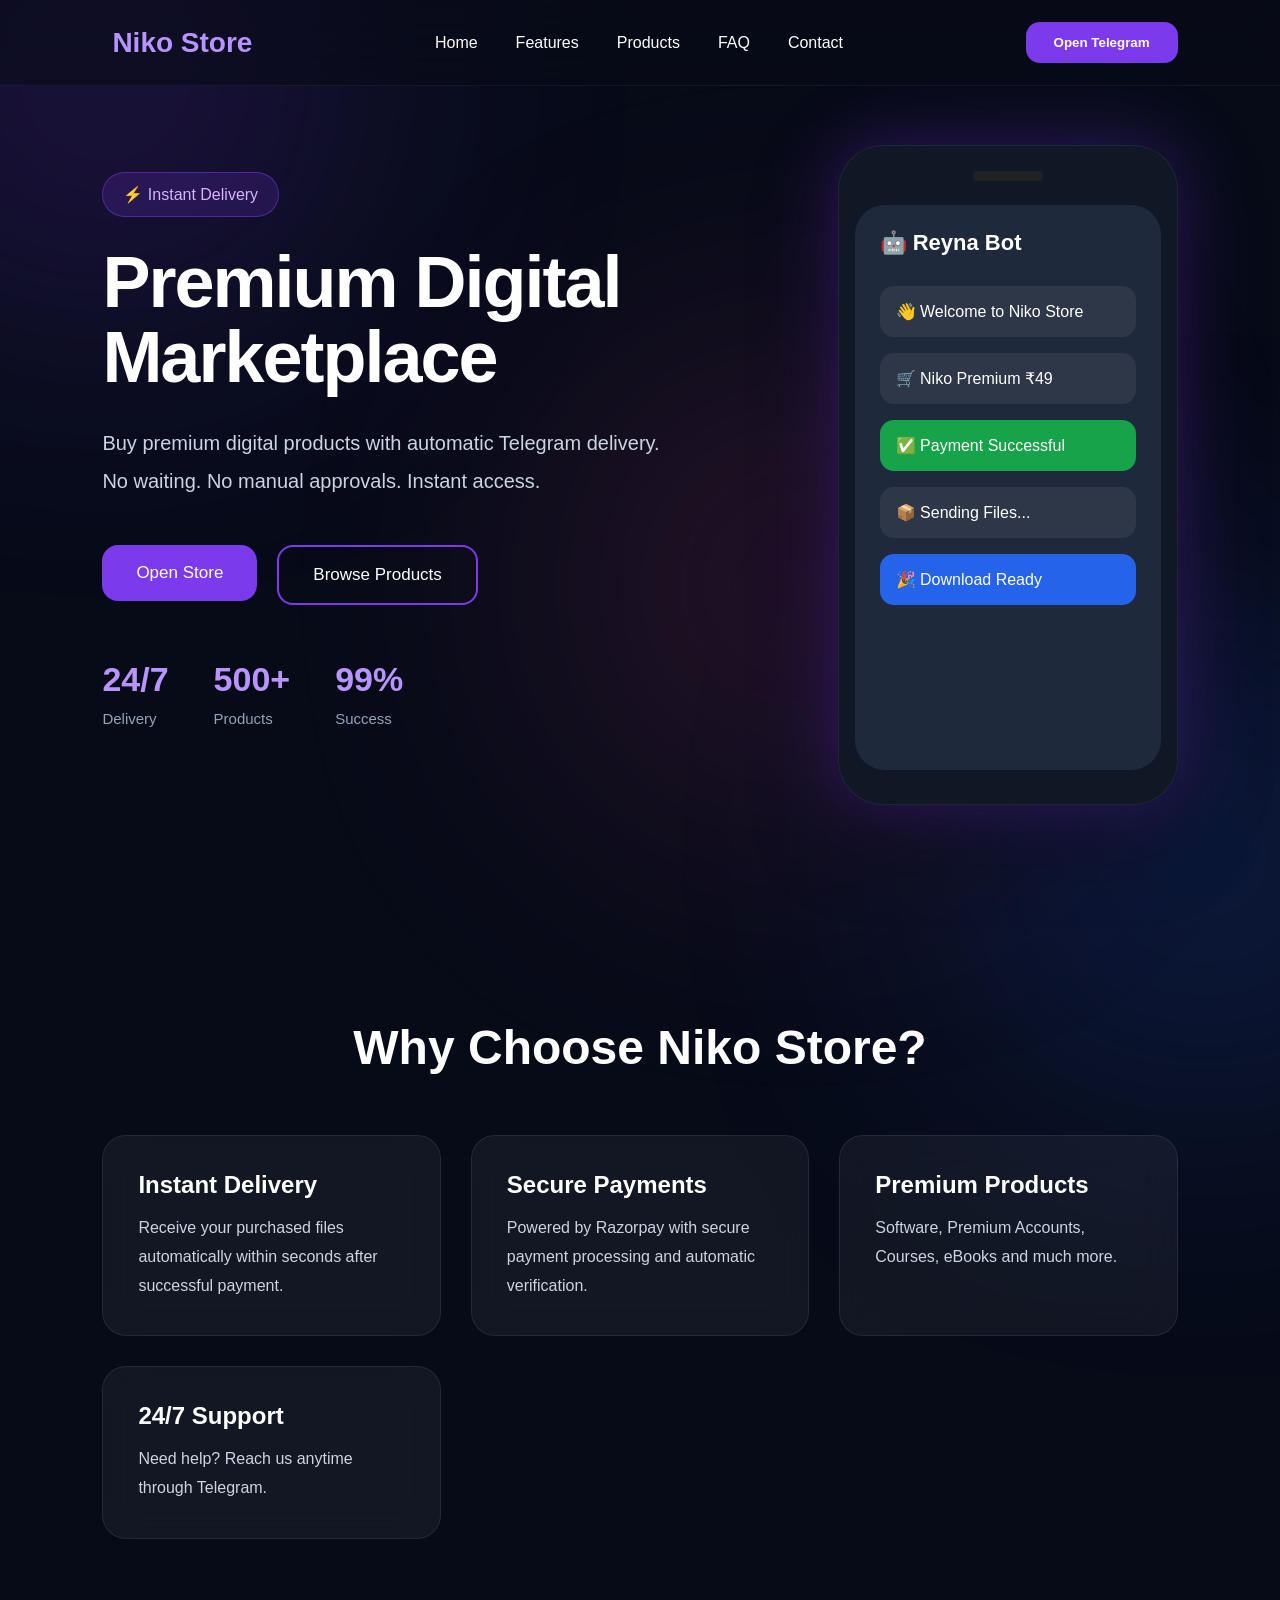
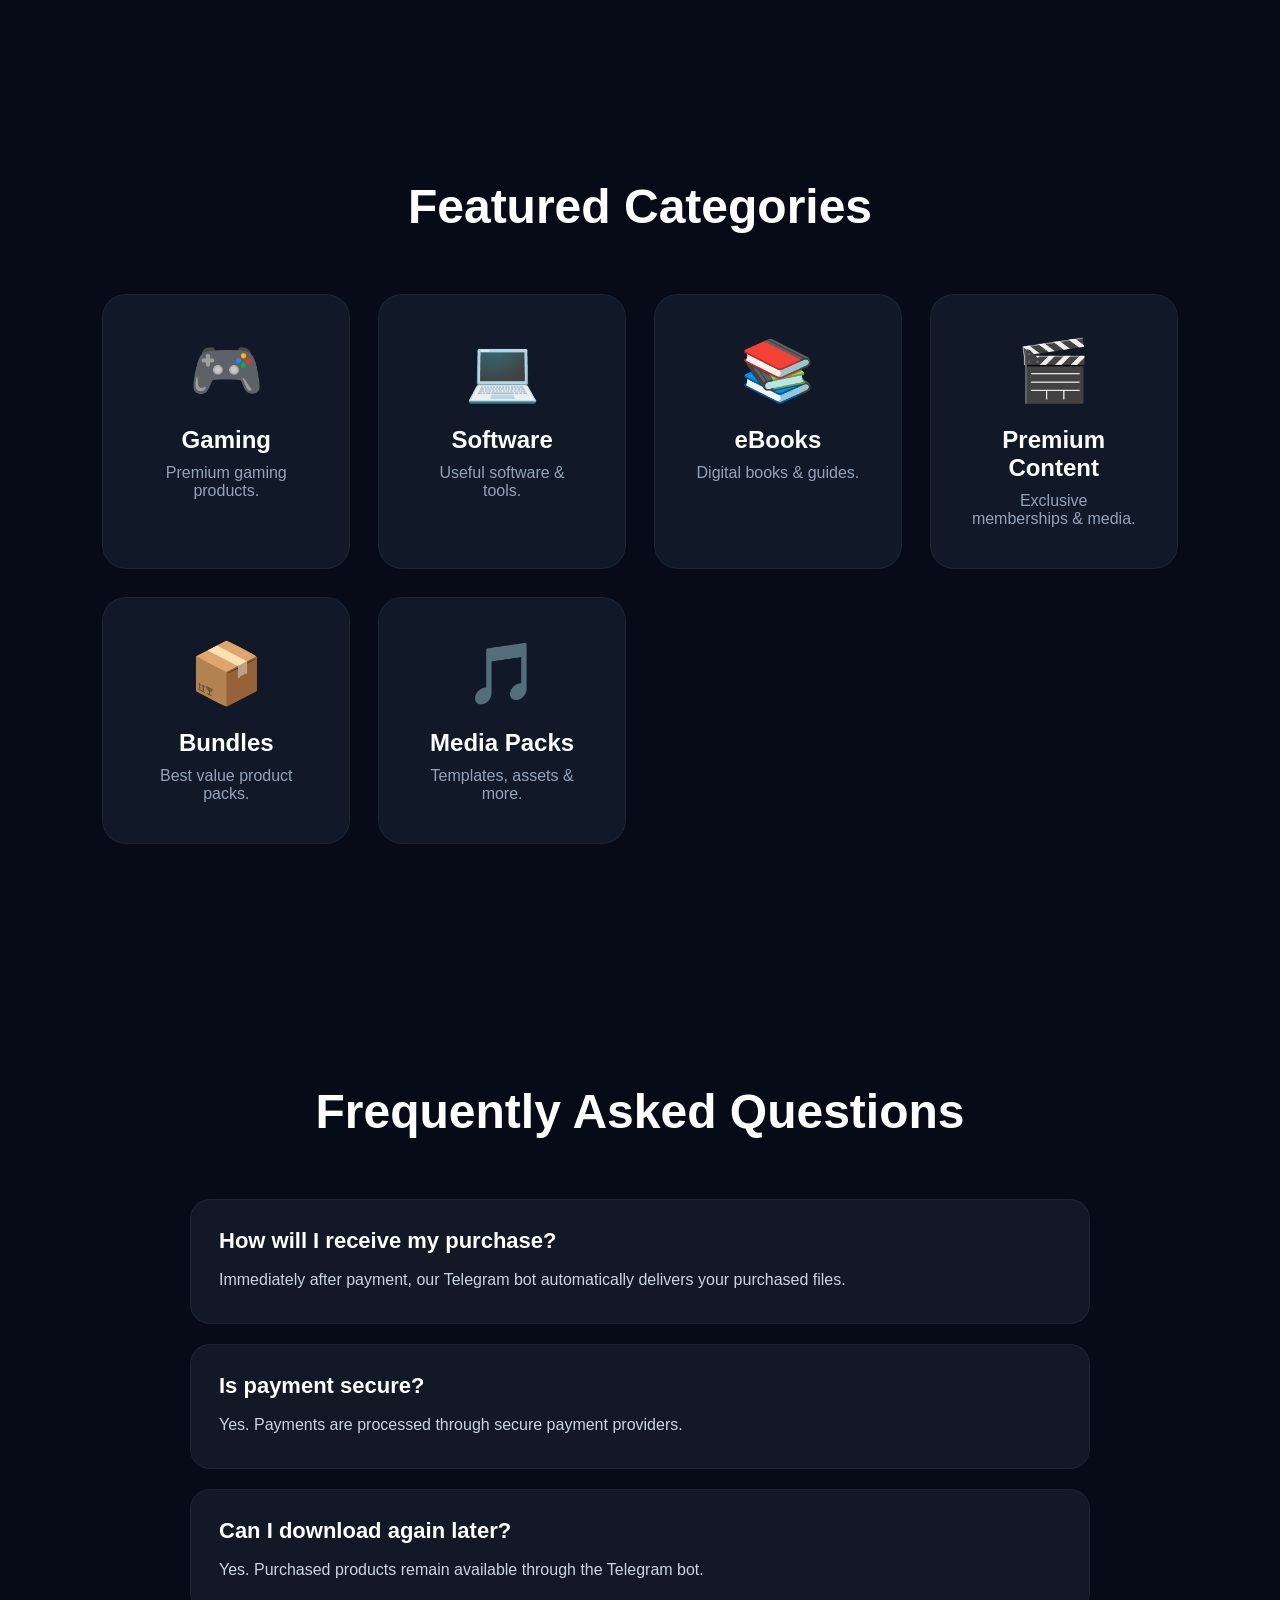
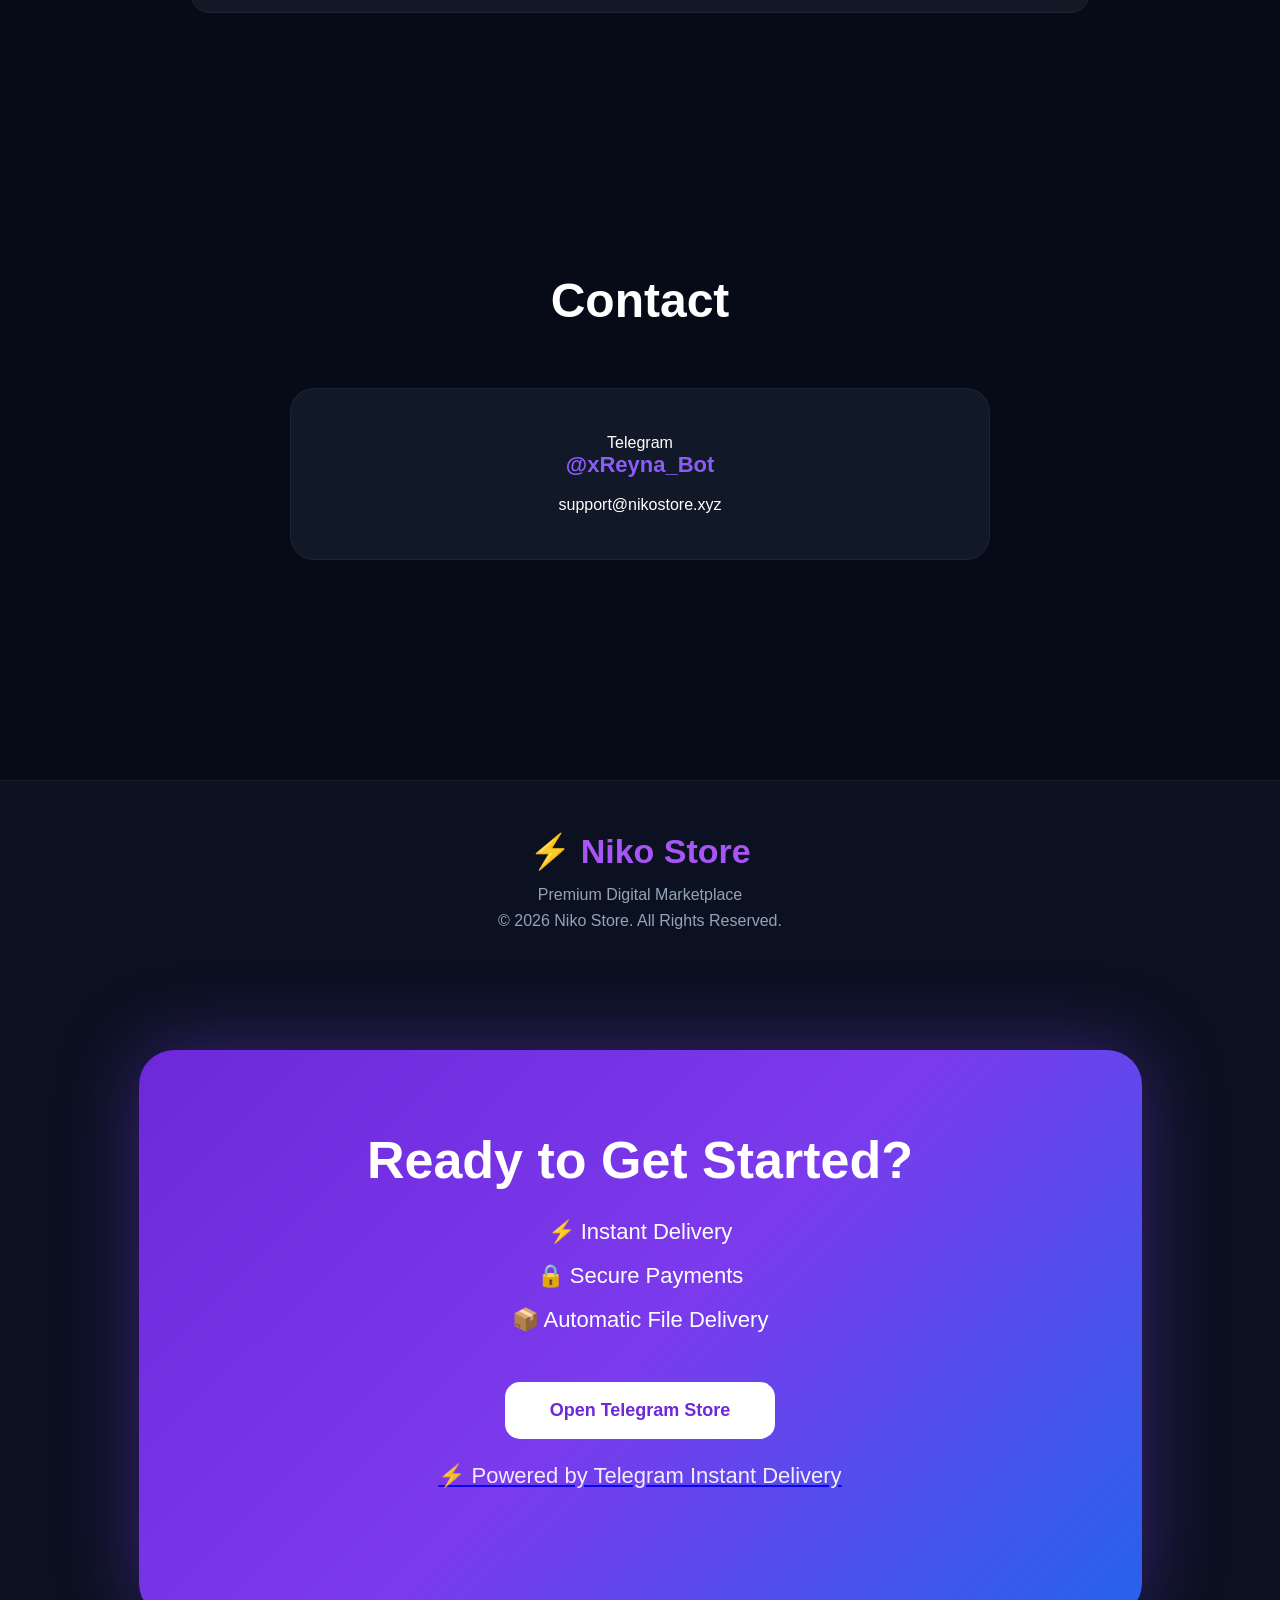
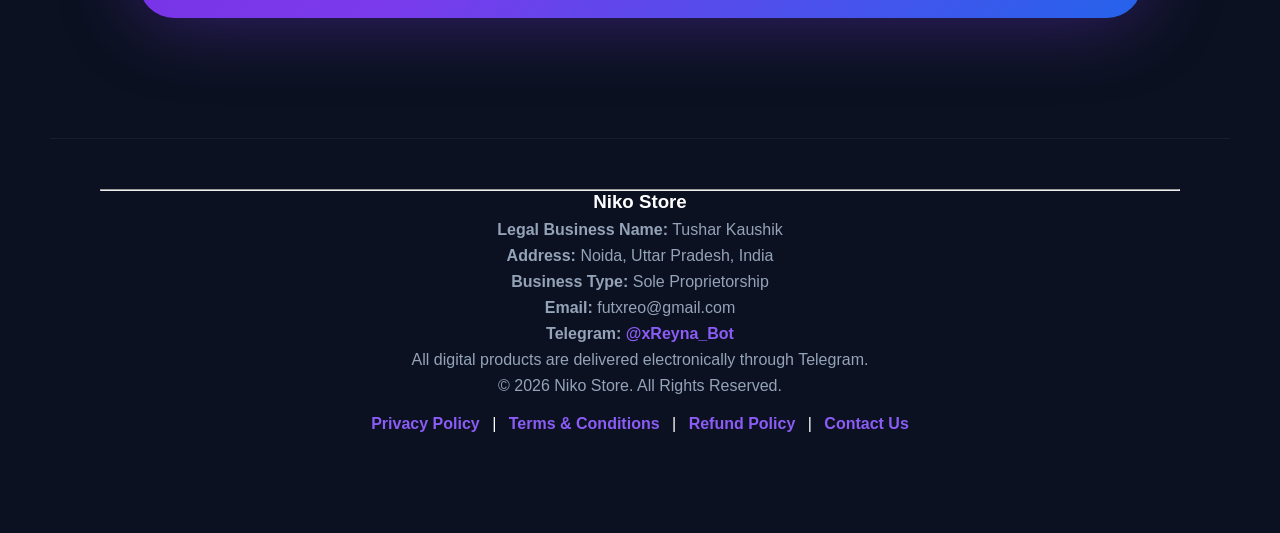
<file: index.html>
<!DOCTYPE html>
<html lang="en">

<head>

    <meta charset="UTF-8">
    <meta name="viewport" content="width=device-width, initial-scale=1.0">

    <title>Niko Store | Instant Telegram Delivery</title>

    <meta name="description"
        content="Buy premium Telegram products with secure payments and instant automatic delivery.">

    <link rel="icon" type="image/png" href="assets/favicon.png">

    <link rel="stylesheet" href="style.css">

</head>

<body>

    <div class="blob blob1"></div>

    <div class="blob blob2"></div>

    <div class="blob blob3"></div>

    <nav>

        <div class="logo">

            <i class="fa-solid fa-bolt"></i>

            <span>Niko Store</span>

        </div>

        <ul>

            <li>

                <a href="#home">

                    Home

                </a>

            </li>

            <li>

                <a href="#features">

                    Features

                </a>

            </li>

            <li>

                <a href="#products">

                    Products

                </a>

            </li>

            <li>

                <a href="#faq">

                    FAQ

                </a>

            </li>

            <li>

                <a href="#contact">

                    Contact

                </a>

            </li>

        </ul>

        <a href="https://t.me/xReyna_Bot" target="_blank">

            <button class="nav-btn">

                Open Telegram

            </button>

        </a>

    </nav>

    <section class="hero" id="home">

        <div class="hero-left">

            <span class="badge">

                ⚡ Instant Delivery

            </span>

            <h1>

                Premium Digital Marketplace

            </h1>

            <p>

                Buy premium digital products with automatic Telegram delivery.

                No waiting.

                No manual approvals.

                Instant access.

            </p>

            <div class="hero-buttons">

                <a href="https://t.me/xReyna_Bot" target="_blank">

                    <button class="primary">

                        Open Store

                    </button>

                </a>

                <button class="secondary" onclick="scrollToProducts()">

                    Browse Products

                </button>

            </div>

            <div class="hero-stats">

                <div>

                    <h2>

                        24/7

                    </h2>

                    <p>

                        Delivery

                    </p>

                </div>

                <div>

                    <h2>

                        500+

                    </h2>

                    <p>

                        Products

                    </p>

                </div>

                <div>

                    <h2>

                        99%

                    </h2>

                    <p>

                        Success

                    </p>

                </div>

            </div>

        </div>

        <div class="hero-right">

            <div class="phone">

                <div class="phone-top">

                    <div class="camera"></div>

                </div>

                <div class="screen">

                    <div class="chat-header">

                        🤖 Reyna Bot

                    </div>

                    <div class="message">

                        👋 Welcome to Niko Store

                    </div>

                    <div class="message">

                        🛒 Niko Premium

                        ₹49

                    </div>

                    <div class="message green">

                        ✅ Payment Successful

                    </div>

                    <div class="message">

                        📦 Sending Files...

                    </div>

                    <div class="message blue">

                        🎉 Download Ready

                    </div>

                </div>

            </div>

        </div>

    </section>

    <section class="features" id="features">

        <h2 class="section-title">Why Choose Niko Store?</h2>

        <div class="feature-grid">

            <div class="feature-card">
                <i class="fa-solid fa-bolt"></i>
                <h3>Instant Delivery</h3>
                <p>
                    Receive your purchased files automatically
                    within seconds after successful payment.
                </p>
            </div>

            <div class="feature-card">
                <i class="fa-solid fa-shield-halved"></i>
                <h3>Secure Payments</h3>
                <p>
                    Powered by Razorpay with secure payment
                    processing and automatic verification.
                </p>
            </div>

            <div class="feature-card">
                <i class="fa-solid fa-box-open"></i>
                <h3>Premium Products</h3>
                <p>
                    Software, Premium Accounts,
                    Courses, eBooks and much more.
                </p>
            </div>

            <div class="feature-card">
                <i class="fa-solid fa-headset"></i>
                <h3>24/7 Support</h3>
                <p>
                    Need help?
                    Reach us anytime through Telegram.
                </p>
            </div>

        </div>

    </section>

    <section class="products" id="products">

        <h2 class="section-title">

            Featured Categories

        </h2>

        <div class="product-grid">

            <div class="product-card">

                <div class="emoji">

                    🎮

                </div>

                <h3>

                    Gaming

                </h3>

                <p>

                    Premium gaming products.

                </p>

            </div>

            <div class="product-card">

                <div class="emoji">

                    💻

                </div>

                <h3>

                    Software

                </h3>

                <p>

                    Useful software & tools.

                </p>

            </div>

            <div class="product-card">

                <div class="emoji">

                    📚

                </div>

                <h3>

                    eBooks

                </h3>

                <p>

                    Digital books & guides.

                </p>

            </div>

            <div class="product-card">

                <div class="emoji">

                    🎬

                </div>

                <h3>

                    Premium Content

                </h3>

                <p>

                    Exclusive memberships & media.

                </p>

            </div>

            <div class="product-card">

                <div class="emoji">

                    📦

                </div>

                <h3>

                    Bundles

                </h3>

                <p>

                    Best value product packs.

                </p>

            </div>

            <div class="product-card">

                <div class="emoji">

                    🎵

                </div>

                <h3>

                    Media Packs

                </h3>

                <p>

                    Templates, assets & more.

                </p>

            </div>

        </div>

    </section>

    <section class="faq" id="faq">

        <h2 class="section-title">

            Frequently Asked Questions

        </h2>

        <div class="faq-container">

            <div class="faq-item">

                <h3>

                    How will I receive my purchase?

                </h3>

                <p>

                    Immediately after payment,
                    our Telegram bot automatically
                    delivers your purchased files.

                </p>

            </div>

            <div class="faq-item">

                <h3>

                    Is payment secure?

                </h3>

                <p>

                    Yes.
                    Payments are processed through
                    secure payment providers.

                </p>

            </div>

            <div class="faq-item">

                <h3>

                    Can I download again later?

                </h3>

                <p>

                    Yes.
                    Purchased products remain available
                    through the Telegram bot.

                </p>

            </div>

        </div>

    </section>

    <section class="contact" id="contact">

        <h2 class="section-title">

            Contact

        </h2>

        <div class="contact-box">

            <p>

                <i class="fa-brands fa-telegram"></i>

                Telegram

            </p>

            <a href="https://t.me/xReyna_Bot" target="_blank">

                @xReyna_Bot

            </a>

            <br><br>

            <p>

                <i class="fa-solid fa-envelope"></i>

                support@nikostore.xyz

            </p>

        </div>

    </section>

    <footer>

        <div class="footer-logo">

            ⚡ Niko Store

        </div>

        <p>

            Premium Digital Marketplace

        </p>

        <p>

            © 2026 Niko Store.
            All Rights Reserved.

        </p>

        <section class="cta">

            <h2>

                Ready to Get Started?

            </h2>

            <p>

                ⚡ Instant Delivery

                <br>

                🔒 Secure Payments

                <br>

                📦 Automatic File Delivery

            </p>

            <a href="https://t.me/xReyna_Bot" target="_blank">

                <button>

                    Open Telegram Store

                </button>

                <p class="telegram-badge">
                    ⚡ Powered by Telegram Instant Delivery
                </p>

            </a>

        </section>

        <footer>

            <!-- Existing footer -->

            <div class="legal-info">
                <hr>

                <h3>Niko Store</h3>

                <p><strong>Legal Business Name:</strong> Tushar Kaushik</p>
                <p><strong>Address:</strong> Noida, Uttar Pradesh, India</p>
                <p><strong>Business Type:</strong> Sole Proprietorship</p>
                <p><strong>Email:</strong> futxreo@gmail.com</p>
                <p>
                    <strong>Telegram:</strong>
                    <a href="https://t.me/xReyna_Bot" target="_blank">
                        @xReyna_Bot
                    </a>
                </p>
                <p>All digital products are delivered electronically through Telegram.</p>

                <p>© 2026 Niko Store. All Rights Reserved.</p>

                <!-- ADD THESE HERE -->
                <div class="footer-links">
                    <a href="privacy.html">Privacy Policy</a> |
                    <a href="terms.html">Terms & Conditions</a> |
                    <a href="refund.html">Refund Policy</a> |
                    <a href="contact.html">Contact Us</a>
                </div>

            </div>

        </footer>

    </footer>

    <script src="script.js"></script>

</body>

</html>
</file>
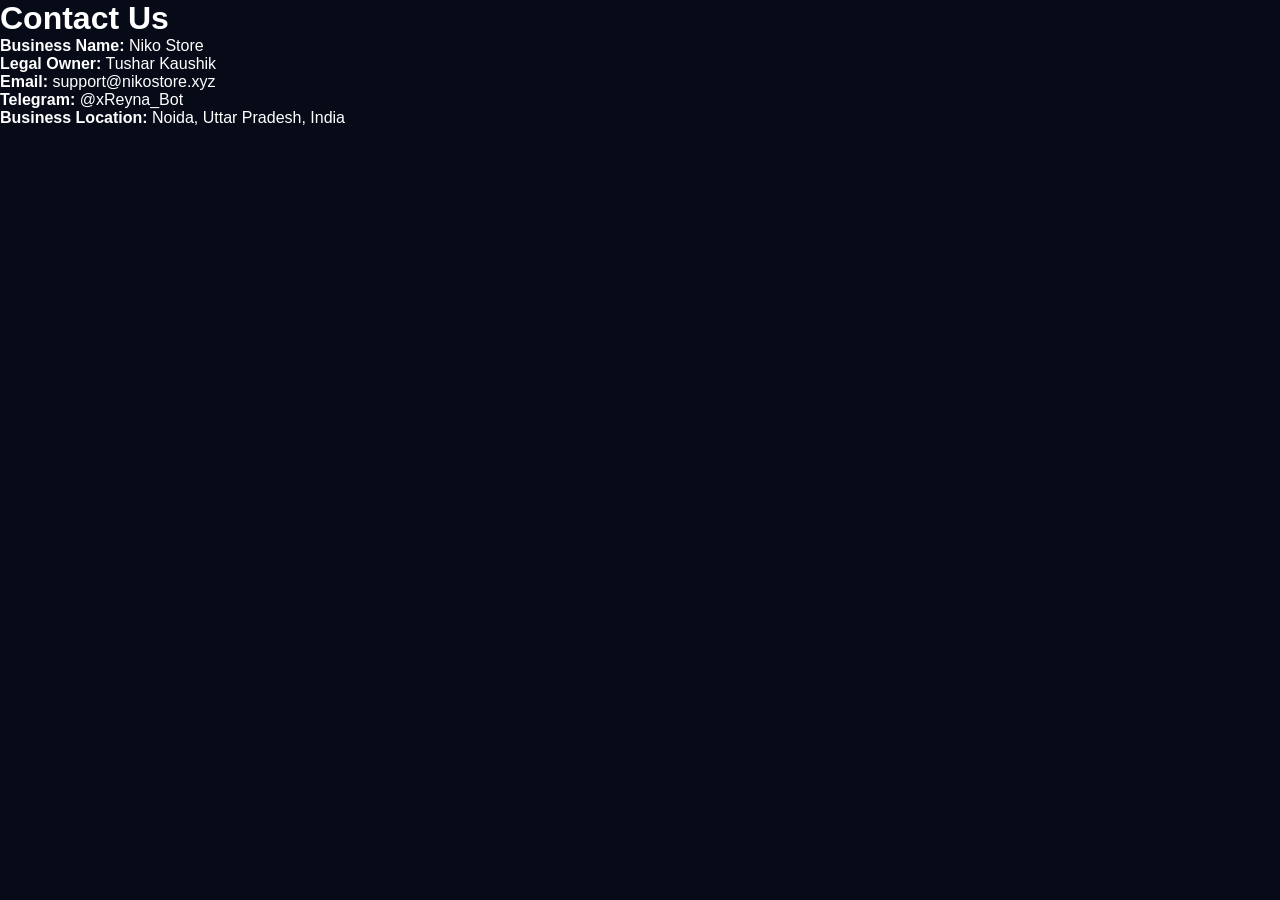
<file: contact.html>
<!DOCTYPE html>
<html>
<head>
<title>Contact Us - Niko Store</title>
<link rel="stylesheet" href="style.css">
</head>
<body>

<h1>Contact Us</h1>

<p><strong>Business Name:</strong> Niko Store</p>

<p><strong>Legal Owner:</strong> Tushar Kaushik</p>

<p><strong>Email:</strong> support@nikostore.xyz</p>

<p><strong>Telegram:</strong> @xReyna_Bot</p>

<p><strong>Business Location:</strong> Noida, Uttar Pradesh, India</p>

</body>
</html>
</file>
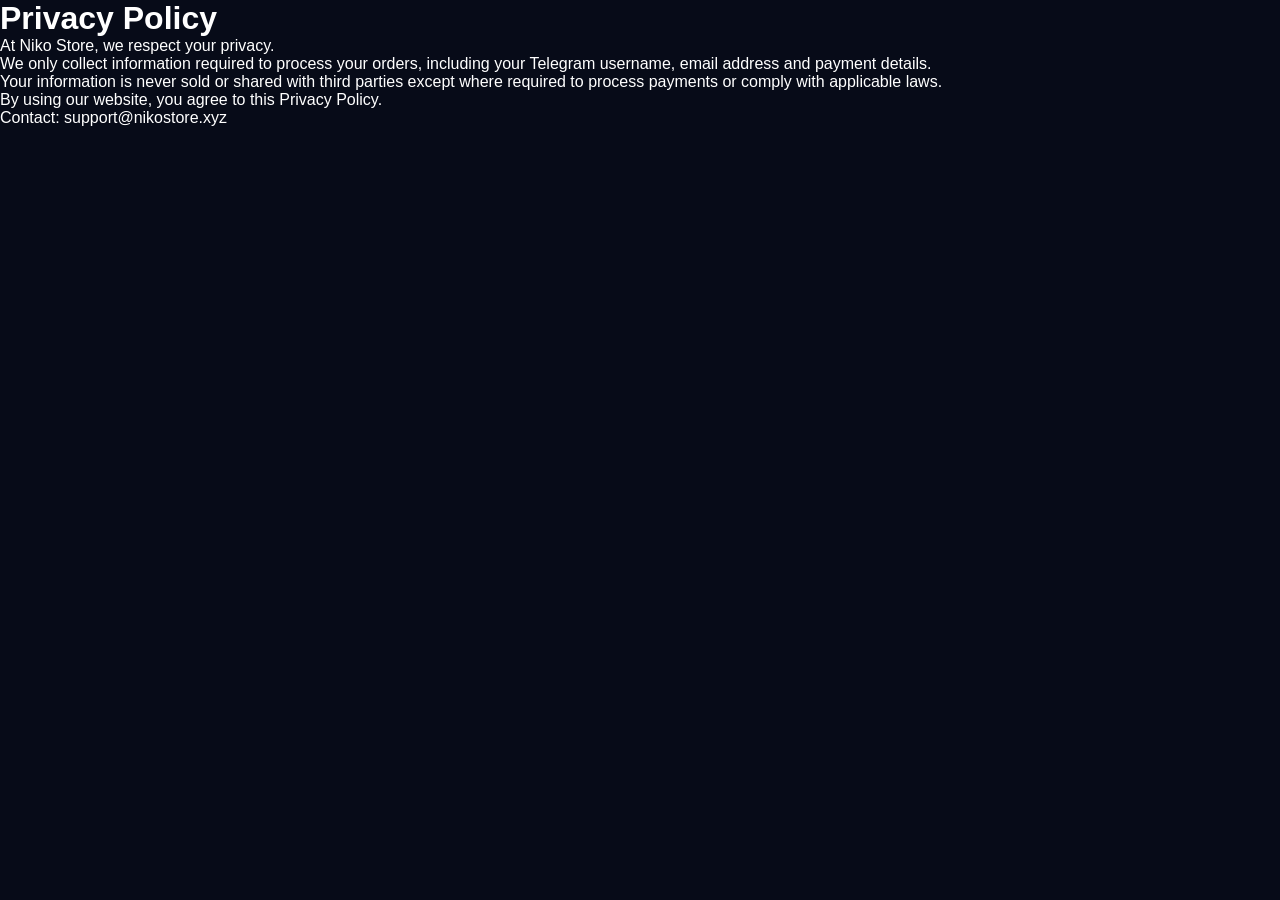
<file: privacy.html>
<!DOCTYPE html>
<html>
<head>
<title>Privacy Policy - Niko Store</title>
<link rel="stylesheet" href="style.css">
</head>
<body>

<h1>Privacy Policy</h1>

<p>At Niko Store, we respect your privacy.</p>

<p>We only collect information required to process your orders, including your Telegram username, email address and payment details.</p>

<p>Your information is never sold or shared with third parties except where required to process payments or comply with applicable laws.</p>

<p>By using our website, you agree to this Privacy Policy.</p>

<p>Contact: support@nikostore.xyz</p>

</body>
</html>
</file>
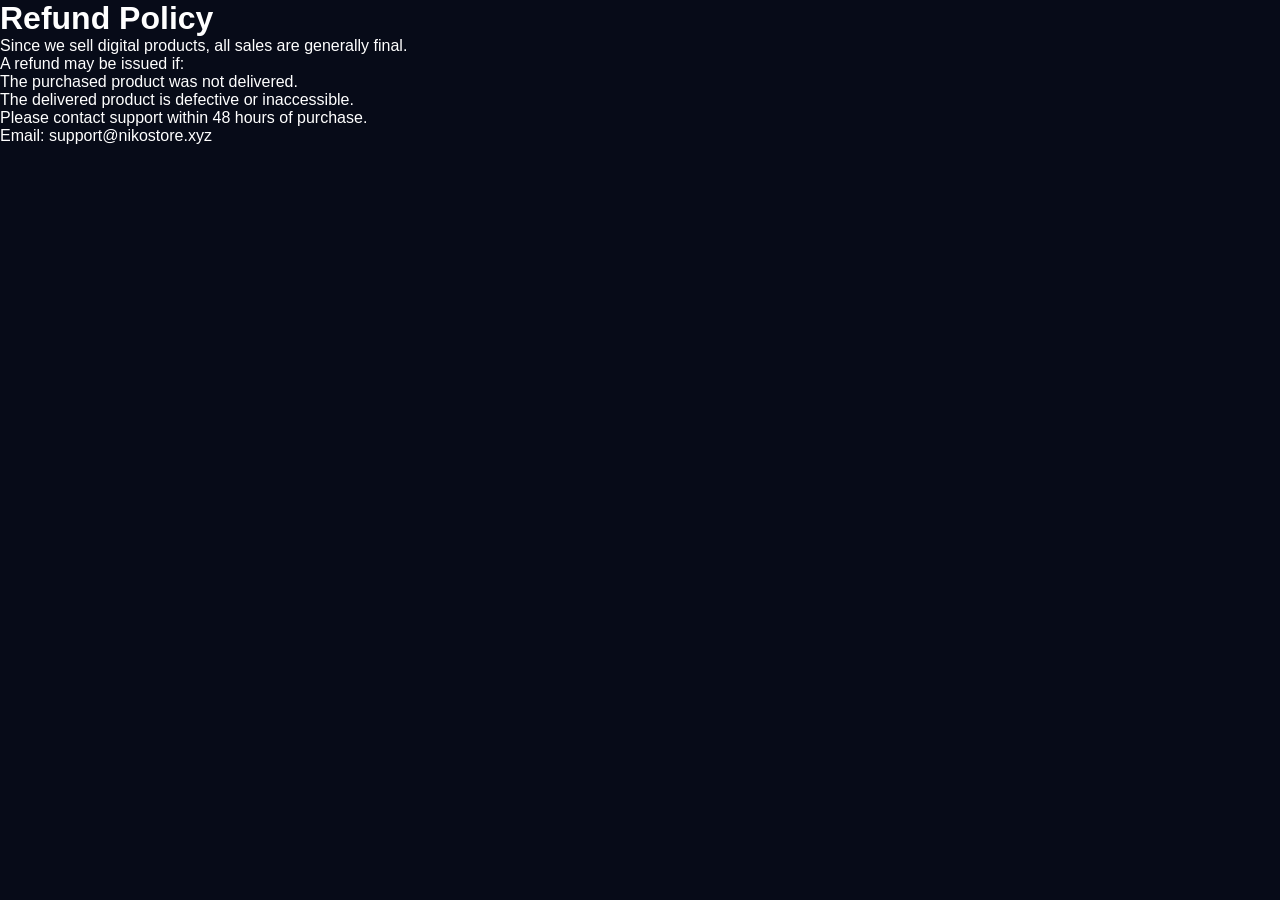
<file: refund.html>
<!DOCTYPE html>
<html>
<head>
<title>Refund Policy - Niko Store</title>
<link rel="stylesheet" href="style.css">
</head>
<body>

<h1>Refund Policy</h1>

<p>Since we sell digital products, all sales are generally final.</p>

<p>A refund may be issued if:</p>

<ul>
<li>The purchased product was not delivered.</li>
<li>The delivered product is defective or inaccessible.</li>
</ul>

<p>Please contact support within 48 hours of purchase.</p>

<p>Email: support@nikostore.xyz</p>

</body>
</html>
</file>
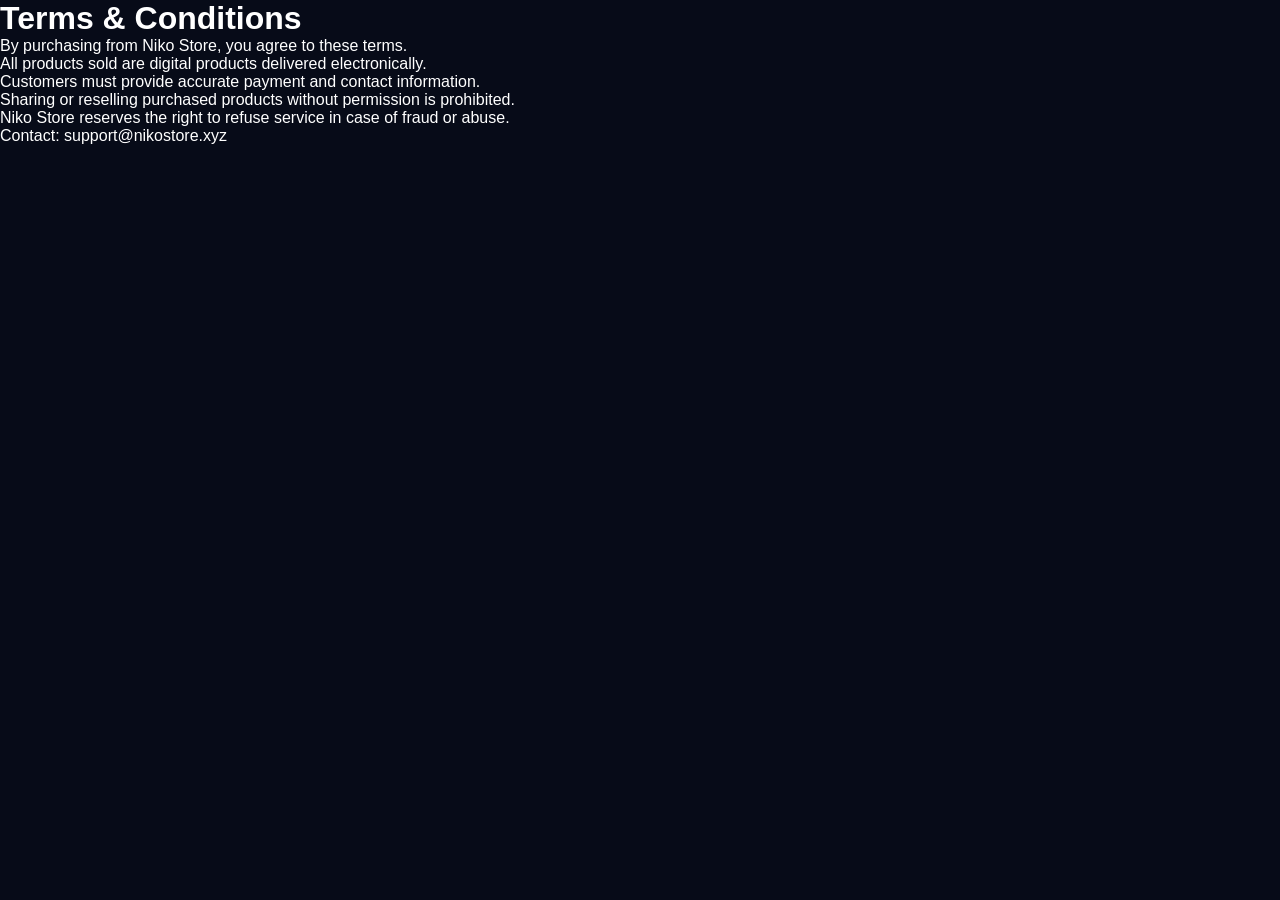
<file: terms.html>
<!DOCTYPE html>
<html>
<head>
<title>Terms & Conditions - Niko Store</title>
<link rel="stylesheet" href="style.css">
</head>
<body>

<h1>Terms & Conditions</h1>

<p>By purchasing from Niko Store, you agree to these terms.</p>

<p>All products sold are digital products delivered electronically.</p>

<p>Customers must provide accurate payment and contact information.</p>

<p>Sharing or reselling purchased products without permission is prohibited.</p>

<p>Niko Store reserves the right to refuse service in case of fraud or abuse.</p>

<p>Contact: support@nikostore.xyz</p>

</body>
</html>
</file>
<file: style.css>
/* =======================================
   NIKO STORE
======================================= */

*{
margin:0;
padding:0;
box-sizing:border-box;
font-family:'Poppins',sans-serif;
scroll-behavior:smooth;
}

body{

background:#070b18;
color:#fff;
overflow-x:hidden;

}

/* ==========================
BACKGROUND
========================== */

.blob{

position:fixed;

width:450px;

height:450px;

border-radius:50%;

filter:blur(140px);

opacity:.25;

z-index:-2;

animation:float 14s infinite ease-in-out;

}

.blob1{

background:#7c3aed;

top:-150px;

left:-120px;

}

.blob2{

background:#2563eb;

bottom:-180px;

right:-150px;

animation-delay:2s;

}

.blob3{

background:#ec4899;

top:40%;

left:45%;

opacity:.18;

animation-delay:5s;

}

/* ==========================
NAVBAR
========================== */

nav{

position:fixed;

top:0;

left:0;

width:100%;

padding:22px 8%;

display:flex;

justify-content:space-between;

align-items:center;

backdrop-filter:blur(25px);

background:rgba(9,12,22,.55);

border-bottom:1px solid rgba(255,255,255,.05);

z-index:999;

}

.logo{

display:flex;

align-items:center;

gap:10px;

font-size:28px;

font-weight:700;

color:#b794ff;

}

.logo i{

font-size:30px;

}

nav ul{

display:flex;

list-style:none;

gap:38px;

}

nav a{

color:white;

text-decoration:none;

transition:.35s;

}

nav a:hover{

color:#9f7aea;

}

.nav-btn{

padding:13px 28px;

border:none;

border-radius:14px;

background:#7c3aed;

color:white;

font-weight:600;

cursor:pointer;

transition:.35s;

}

.nav-btn:hover{

transform:translateY(-3px);

box-shadow:0 0 35px #7c3aed;

}

/* ==========================
HERO
========================== */

.hero{

min-height:100vh;

display:flex;

align-items:center;

justify-content:space-between;

gap:40px;

padding:130px 8% 80px;

}

.hero-left{

flex:1;

max-width:620px;

}

.badge{

display:inline-block;

padding:12px 20px;

background:rgba(124,58,237,.18);

border:1px solid rgba(124,58,237,.5);

border-radius:999px;

color:#d8b4fe;

margin-bottom:28px;

}

.hero h1{

font-size:72px;

font-weight:800;

line-height:1.05;

margin-bottom:28px;

letter-spacing:-2px;

}

.hero p{

font-size:20px;

line-height:1.9;

color:#cbd5e1;

margin-bottom:45px;

max-width:560px;

}

.hero-buttons{

display:flex;

gap:20px;

margin-bottom:55px;

}

.primary,
.secondary{

padding:18px 34px;

border:none;

border-radius:16px;

font-size:17px;

cursor:pointer;

transition:.35s;

}

.primary{

background:#7c3aed;

color:white;

}

.secondary{

background:transparent;

border:2px solid #7c3aed;

color:white;

}

.primary:hover,
.secondary:hover{

transform:translateY(-5px);

box-shadow:0 0 35px #7c3aed;

}

/* ==========================
STATS
========================== */

.hero-stats{

display:flex;

gap:45px;

}

.hero-stats h2{

font-size:34px;

color:#b794ff;

}

.hero-stats p{

margin-top:6px;

font-size:15px;

color:#94a3b8;

}

/* ==========================
PHONE
========================== */

.phone{

width:340px;

height:660px;

border-radius:45px;

padding:16px;

background:#101826;

border:1px solid rgba(255,255,255,.06);

box-shadow:

0 0 70px rgba(124,58,237,.35),

0 30px 80px rgba(0,0,0,.5);

animation:floatPhone 5s ease-in-out infinite;

}

.phone-top{

height:28px;

display:flex;

justify-content:center;

align-items:center;

}

.camera{

width:70px;

height:10px;

background:#222;

border-radius:999px;

}

.screen{

margin-top:15px;

height:565px;

background:#1e293b;

border-radius:30px;

padding:25px;

}

.chat-header{

font-size:22px;

font-weight:600;

margin-bottom:30px;

}

.message{

background:#2d3748;

padding:16px;

border-radius:14px;

margin-bottom:16px;

animation:fadeUp .7s ease;

}

.green{

background:#16a34a;

}

.blue{

background:#2563eb;

}

/* ==========================
SECTION TITLES
========================== */

.section-title{

text-align:center;

font-size:48px;

margin-bottom:60px;

font-weight:700;

}

.features,
.products,
.faq,
.contact{

padding:120px 8%;

}

/* ==========================
FEATURES
========================== */

.feature-grid{

display:grid;

grid-template-columns:repeat(auto-fit,minmax(260px,1fr));

gap:30px;

}

.feature-card{

background:rgba(255,255,255,.05);

backdrop-filter:blur(18px);

border:1px solid rgba(255,255,255,.08);

padding:35px;

border-radius:24px;

transition:.35s;

}

.feature-card:hover{

transform:translateY(-10px);

box-shadow:0 0 45px rgba(124,58,237,.35);

}

.feature-card i{

font-size:46px;

color:#a855f7;

margin-bottom:20px;

}

.feature-card h3{

margin-bottom:15px;

font-size:24px;

}

.feature-card p{

line-height:1.8;

color:#cbd5e1;

}

/* ==========================
PRODUCTS
========================== */

.product-grid{

display:grid;

grid-template-columns:repeat(auto-fit,minmax(240px,1fr));

gap:28px;

}

.product-card{

background:#111827;

padding:40px;

border-radius:24px;

text-align:center;

transition:.35s;

border:1px solid rgba(255,255,255,.05);

}

.product-card:hover{

transform:translateY(-10px);

box-shadow:0 0 40px rgba(124,58,237,.45);

}

.emoji{

font-size:60px;

margin-bottom:20px;

}

.product-card h3{

font-size:24px;

margin-bottom:10px;

}

.product-card p{

color:#94a3b8;

}

/* ==========================
FAQ
========================== */

.faq-container{

max-width:900px;

margin:auto;

}

.faq-item{

background:#121826;

padding:28px;

border-radius:20px;

margin-bottom:20px;

transition:.3s;

border:1px solid rgba(255,255,255,.05);

}

.faq-item:hover{

transform:translateX(8px);

border-color:#7c3aed;

}

.faq-item h3{

margin-bottom:12px;

font-size:22px;

}

.faq-item p{

color:#cbd5e1;

line-height:1.8;

}

/* ==========================
CONTACT
========================== */

.contact-box{

max-width:700px;

margin:auto;

text-align:center;

background:#111827;

padding:45px;

border-radius:24px;

border:1px solid rgba(255,255,255,.05);

}

.contact-box a{

color:#8b5cf6;

text-decoration:none;

font-weight:600;

font-size:22px;

}

/* ==========================
FOOTER
========================== */

footer{

margin-top:100px;

padding:50px;

text-align:center;

background:#0b1120;

border-top:1px solid rgba(255,255,255,.05);

}

.footer-logo{

font-size:34px;

font-weight:700;

color:#a855f7;

margin-bottom:15px;

}

footer p{

color:#94a3b8;

margin:8px 0;

}

/* ==========================
ANIMATIONS
========================== */

@keyframes float{

0%{

transform:translate(0,0);

}

50%{

transform:translate(60px,-40px);

}

100%{

transform:translate(0,0);

}

}

@keyframes floatPhone{

0%{

transform:translateY(0px);

}

50%{

transform:translateY(-18px);

}

100%{

transform:translateY(0px);

}

}

@keyframes fadeUp{

from{

opacity:0;

transform:translateY(25px);

}

to{

opacity:1;

transform:translateY(0);

}

}

/* ==========================
RESPONSIVE
========================== */

@media(max-width:1000px){

.hero{

flex-direction:column;

text-align:center;

}

.hero-buttons{

justify-content:center;

}

.hero-stats{

justify-content:center;

flex-wrap:wrap;

}

nav ul{

display:none;

}

.hero h1{

font-size:48px;

}

.phone{

margin-top:40px;

}

.section-title{

font-size:38px;

}

}

@media(max-width:600px){

.hero{

padding-top:140px;

}

.hero h1{

font-size:38px;

}

.hero p{

font-size:17px;

}

.phone{

width:290px;

height:560px;

}

.screen{

height:485px;

}

}

/* CTA */

.cta{

margin:120px auto;

width:85%;

padding:80px;

text-align:center;

border-radius:35px;

background:linear-gradient(135deg,#6d28d9,#7c3aed,#2563eb);

box-shadow:0 0 80px rgba(124,58,237,.4);

}

.cta h2{

font-size:52px;

margin-bottom:20px;

}

.cta p{

font-size:22px;

line-height:2;

margin-bottom:40px;

color:white;

}

.cta button{

padding:18px 45px;

font-size:18px;

font-weight:700;

border:none;

border-radius:15px;

background:white;

color:#6d28d9;

cursor:pointer;

transition:.3s;

}

.cta button:hover{

transform:scale(1.07);

}

.footer-links{
    margin-top:20px;
}

.footer-links a{
    color:#ffffff;
    text-decoration:none;
    margin:0 8px;
    transition:0.3s;
}

.footer-links a:hover{
    color:#8b5cf6;
}

.telegram-badge{
    margin-top:15px;
    color:#d1d5db;
    font-size:15px;
    font-weight:500;
    opacity:0.9;
}

.legal-info a{
    color:#8b5cf6;
    text-decoration:none;
    font-weight:600;
}

.legal-info a:hover{
    color:#ffffff;
}
</file>
